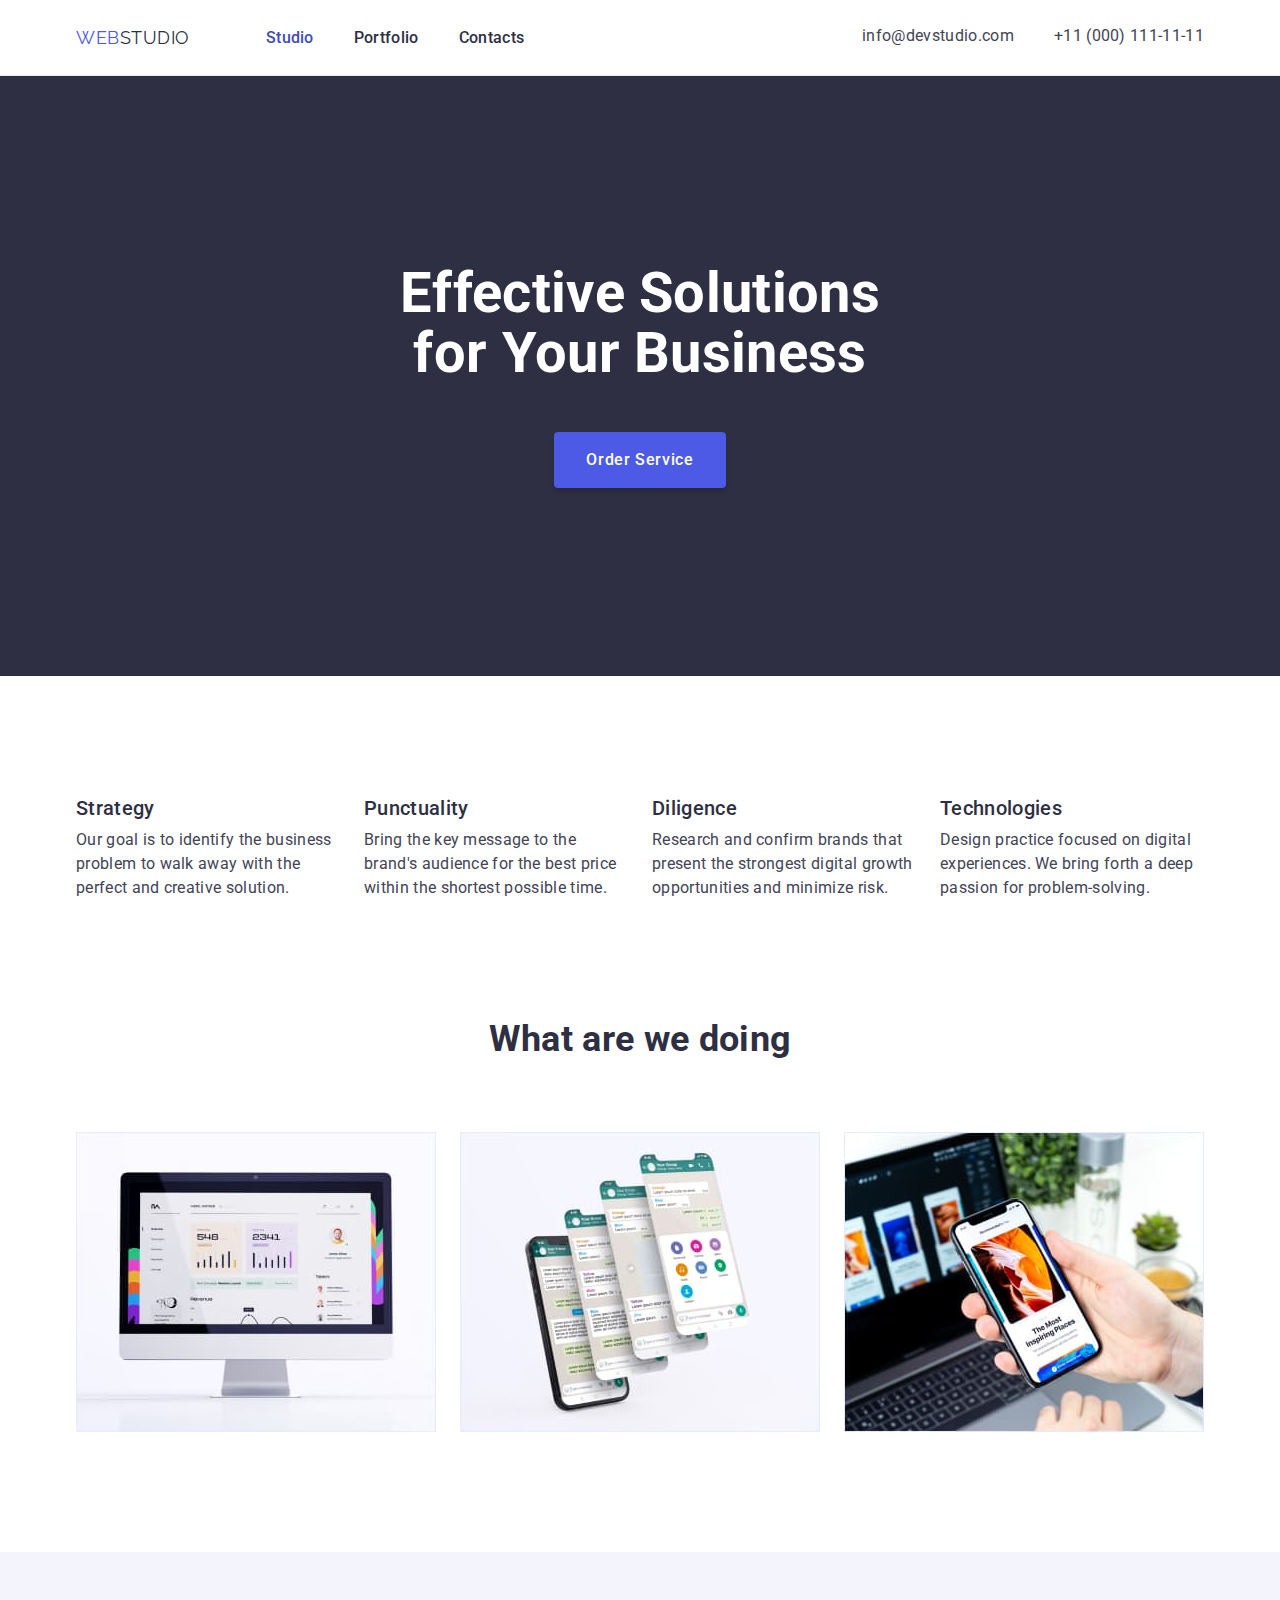
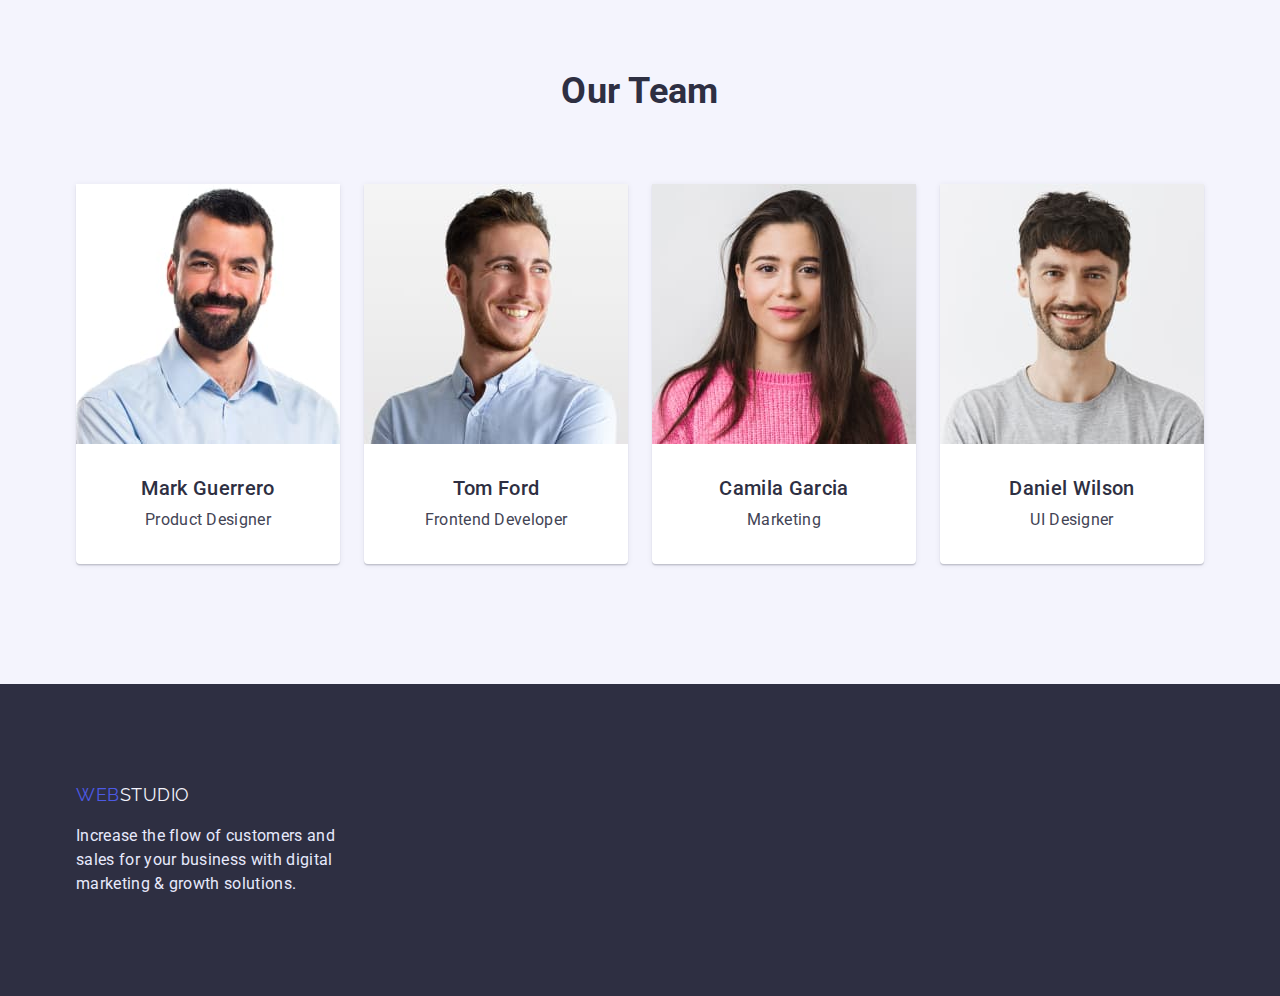
<file: index.html>
<!DOCTYPE html>
<html lang="en">
  <head>
    <meta charset="UTF-8" />
    <meta name="viewport" content="width=device-width, initial-scale=1.0" />
    <title>WebStudio</title>
    <link rel="preconnect" href="https://fonts.googleapis.com" />
    <link rel="preconnect" href="https://fonts.gstatic.com" crossorigin />
    <link
      href="https://fonts.googleapis.com/css2?family=Raleway:wght@800&family=Roboto:wght@400;500;700;900&display=swap"
      rel="stylesheet"
    />
    <link
      rel="stylesheet"
      href="https://cdnjs.cloudflare.com/ajax/libs/modern-normalize/1.0.0/modern-normalize.min.css"
    />
    <link rel="stylesheet" href="./css/styles.css" />
  </head>
  <body>
    <header class="header">
      <div class="container">
        <!-- Navigation -->
        <nav class="header-nav">
          <!-- Logo -->
          <a href="./index.html" class="header-logo link">
            <span class="web-logo-part">Web</span>Studio</a
          >
          <!-- Sections -->
          <ul class="header-menu list">
            <li><a href="./index.html" class="active-link">Studio</a></li>
            <li>
              <a href="./portfolio.html" class="link">Portfolio</a>
            </li>
            <li><a href="#" class="link">Contacts</a></li>
          </ul>
        </nav>
        <!-- Contacts -->
        <address>
          <ul class="header-contacts list">
            <li>
              <a
                href="mailto:info@devstudio.com"
                class="header-contacts-mailto link"
                >info@devstudio.com</a
              >
            </li>
            <li>
              <a href="tel:+11(000)111-11-11" class="header-contacts-tel link"
                >+11 (000) 111-11-11</a
              >
            </li>
          </ul>
        </address>
      </div>
    </header>
    <main>
      <!-- Hero -->
      <section class="hero">
        <h1 class="hero-title main-title">
          Effective Solutions for Your Business
        </h1>
        <button type="button" class="btn primary">Order Service</button>
      </section>
      <!-- Оur Features -->
      <section class="section">
        <div class="container">
          <h2 class="visually-hidden">Оur Features</h2>
          <ul class="features-list list">
            <li class="features-item">
              <h3 class="sub-title">Strategy</h3>
              <p>
                Our goal is to identify the business problem to walk away with
                the perfect and creative solution.
              </p>
            </li>
            <li class="features-item">
              <h3 class="sub-title">Punctuality</h3>
              <p>
                Bring the key message to the brand's audience for the best price
                within the shortest possible time.
              </p>
            </li>
            <li class="features-item">
              <h3 class="sub-title">Diligence</h3>
              <p>
                Research and confirm brands that present the strongest digital
                growth opportunities and minimize risk.
              </p>
            </li>
            <li class="features-item">
              <h3 class="sub-title">Technologies</h3>
              <p>
                Design practice focused on digital experiences. We bring forth a
                deep passion for problem-solving.
              </p>
            </li>
          </ul>
        </div>
      </section>
      <!-- Our Flow -->
      <section class="flow">
        <div class="container">
          <h2 class="section-title">What are we doing</h2>
          <ul class="flow-list list">
            <li class="flow-item">
              <img
                src="./images/our-flow/monitor.jpg"
                alt="Monitor with infographic on the webpage"
                width="360"
                height="300"
              />
            </li>
            <li class="flow-item">
              <img
                src="./images/our-flow/mobile_screens.jpg"
                alt="Mobile phone with four examples of messages screen"
                width="360"
                height="300"
              />
            </li>
            <li class="flow-item">
              <img
                src="./images/our-flow/mobile_in_hand.jpg"
                alt="Mobile phone with the bright picture in the man's hand on the background of the laptop"
                width="360"
                height="300"
              />
            </li>
          </ul>
        </div>
      </section>
      <!-- Our Team -->
      <section class="team section">
        <div class="container">
          <h2 class="section-title">Our Team</h2>
          <ul class="team-list list">
            <li class="team-item">
              <img
                src="./images/our-team/mark.jpg"
                alt="Photo of Mark Guerrero - our Product Designer"
                width="264"
                height="260"
              />
              <div class="team-item-wrap">
                <h3 class="sub-title">Mark Guerrero</h3>
                <p>Product Designer</p>
              </div>
            </li>
            <li class="team-item">
              <img
                src="./images/our-team/tom.jpg"
                alt="Photo of Tom Ford - our Frontend Developer"
                width="264"
                height="260"
              />
              <div class="team-item-wrap">
                <h3 class="sub-title">Tom Ford</h3>
                <p>Frontend Developer</p>
              </div>
            </li>
            <li class="team-item">
              <img
                src="./images/our-team/camila.jpg"
                alt="Photo of Camila Garcia - our Marketing Specialist"
                width="264"
                height="260"
              />
              <div class="team-item-wrap">
                <h3 class="sub-title">Camila Garcia</h3>
                <p>Marketing</p>
              </div>
            </li>
            <li class="team-item">
              <img
                src="./images/our-team/daniel.jpg"
                alt="Photo of Daniel Wilson- our UI Designer"
                width="264"
                height="260"
              />
              <div class="team-item-wrap">
                <h3 class="sub-title">Daniel Wilson</h3>
                <p>UI Designer</p>
              </div>
            </li>
          </ul>
        </div>
      </section>
    </main>
    <footer class="footer">
      <div class="container">
        <!-- Logo -->
        <a href="./index.html" class="footer-logo link">
          <span class="web-logo-part">Web</span>Studio</a
        >
        <p class="footer-text">
          Increase the flow of customers and sales for your business with
          digital marketing & growth solutions.
        </p>
      </div>
    </footer>
  </body>
</html>
</file>
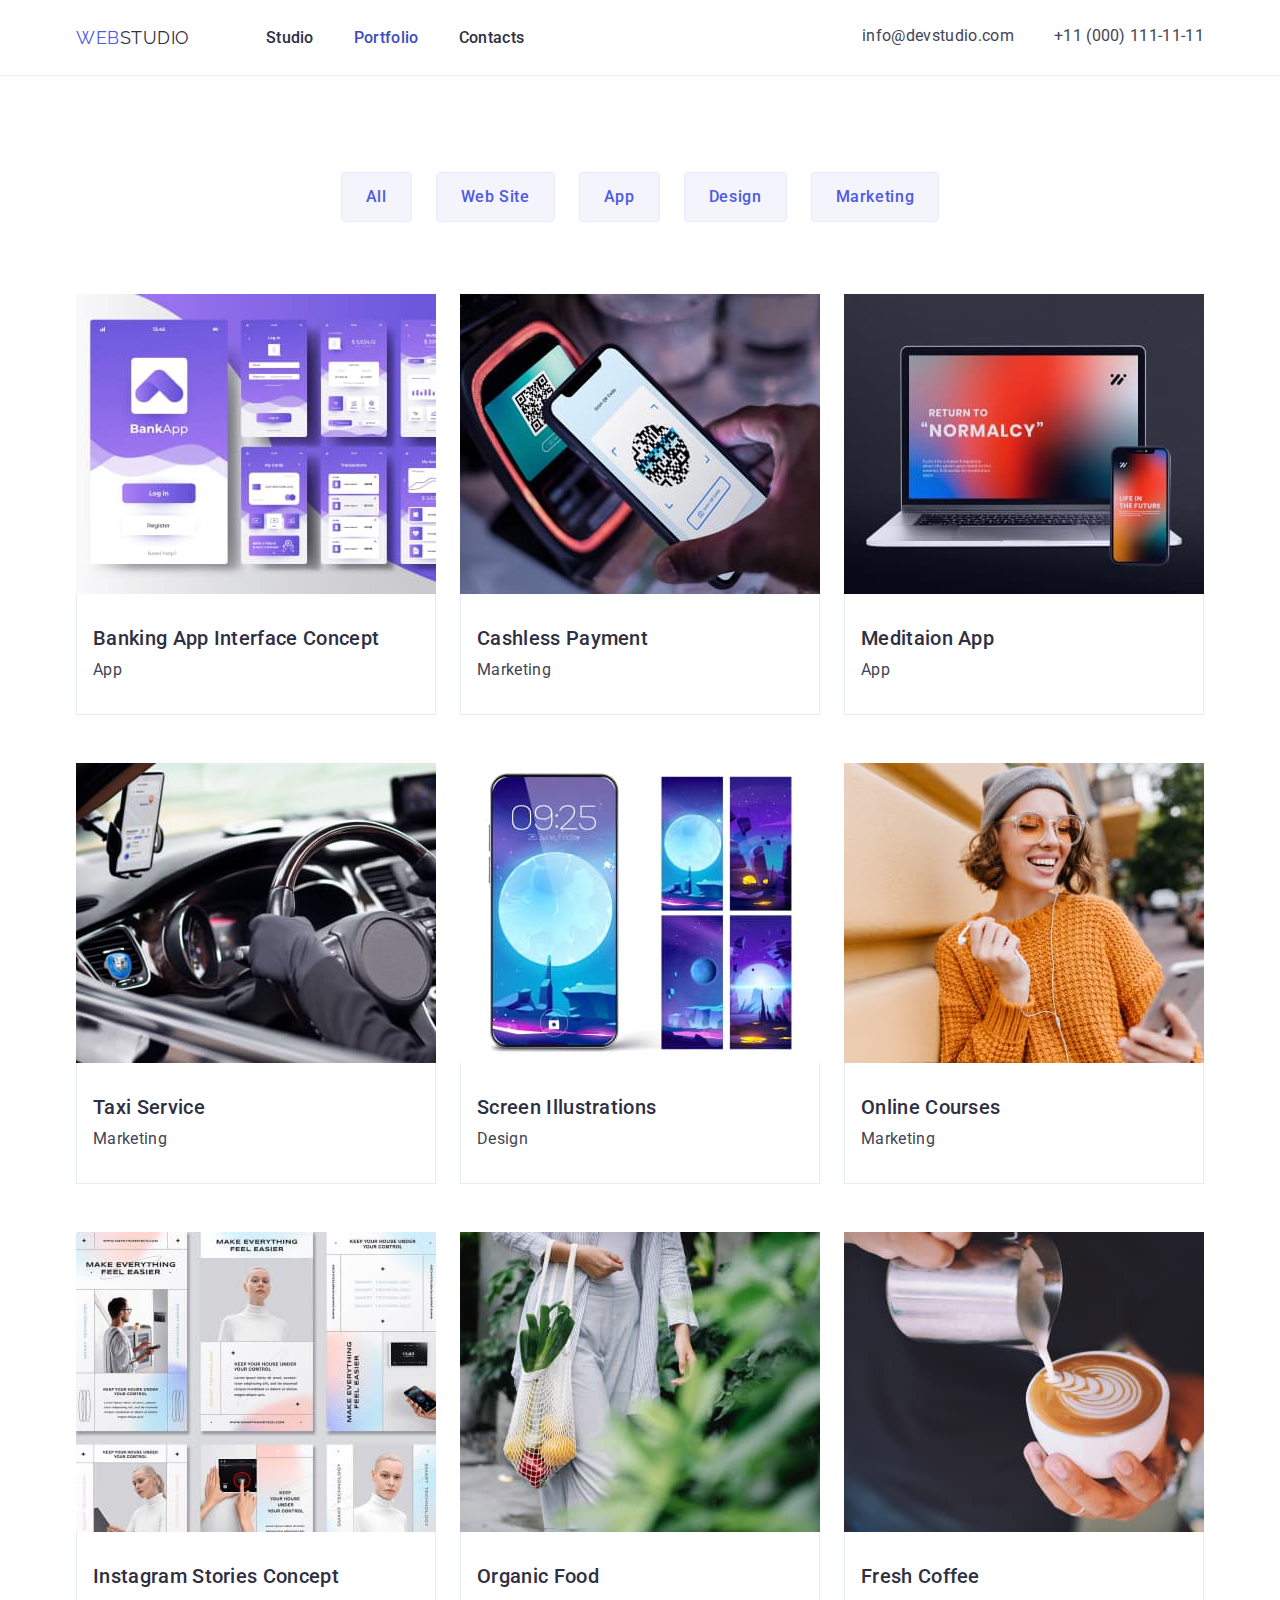
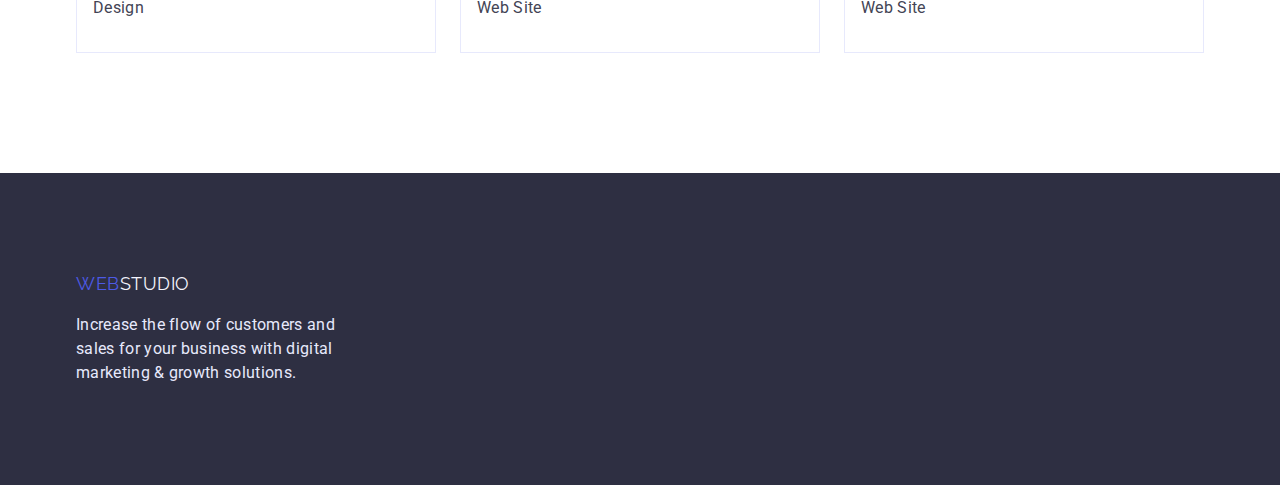
<file: portfolio.html>
<!DOCTYPE html>
<html lang="en">
  <head>
    <meta charset="UTF-8" />
    <meta name="viewport" content="width=device-width, initial-scale=1.0" />
    <title>Portfolio</title>
    <link rel="preconnect" href="https://fonts.googleapis.com" />
    <link rel="preconnect" href="https://fonts.gstatic.com" crossorigin />
    <link
      href="https://fonts.googleapis.com/css2?family=Raleway:wght@800&family=Roboto:wght@400;500;700;900&display=swap"
      rel="stylesheet"
    />
    <link
      rel="stylesheet"
      href="https://cdnjs.cloudflare.com/ajax/libs/modern-normalize/1.0.0/modern-normalize.min.css"
    />
    <link rel="stylesheet" href="./css/styles.css" />
  </head>
  <body>
    <header class="header">
      <div class="container">
        <!-- Navigation -->
        <nav class="header-nav">
          <!-- Logo -->
          <a href="./index.html" class="header-logo link">
            <span class="web-logo-part">Web</span>Studio</a
          >
          <!-- Sections -->
          <ul class="header-menu list">
            <li><a href="./index.html" class="link">Studio</a></li>
            <li>
              <a href="./portfolio.html" class="active-link">Portfolio</a>
            </li>
            <li><a href="#" class="link">Contacts</a></li>
          </ul>
        </nav>
        <!-- Contacts -->
        <address>
          <ul class="header-contacts list">
            <li>
              <a
                href="mailto:info@devstudio.com"
                class="header-contacts-mailto link"
                >info@devstudio.com</a
              >
            </li>
            <li>
              <a href="tel:+11(000)111-11-11" class="header-contacts-tel link"
                >+11 (000) 111-11-11</a
              >
            </li>
          </ul>
        </address>
      </div>
    </header>
    <main>
      <!-- Our Portfolio -->
      <section class="portfolio">
        <div class="container">
          <h1 class="visually-hidden">Our Portfolio</h1>
          <!-- Filters -->
          <ul class="portfolio-filters list">
            <li>
              <button type="button" class="btn secondary">All</button>
            </li>
            <li>
              <button type="button" class="btn secondary">Web Site</button>
            </li>
            <li>
              <button type="button" class="btn secondary">App</button>
            </li>
            <li>
              <button type="button" class="btn secondary">Design</button>
            </li>
            <li>
              <button type="button" class="btn secondary">Marketing</button>
            </li>
          </ul>
          <!-- Portfolio -->
          <h2 class="visually-hidden">Projects</h2>
          <ul class="portfolio-list list">
            <!-- Banking App Interface Concept -->
            <li class="portfolio-item">
              <a href="#" class="link">
                <img
                  src="./images/portfolio/banking-app.jpg"
                  alt="Example of Banking App Interface Concept"
                  width="360"
                  height="300"
                />
                <div class="portfolio-item-content">
                  <h3 class="sub-title">Banking App Interface Concept</h3>
                  <p>App</p>
                </div>
              </a>
            </li>
            <!-- Cashless Payment -->
            <li class="portfolio-item">
              <a href="#" class="link">
                <img
                  src="./images/portfolio/cashless-payment.jpg"
                  alt="Example of Cashless Payment System"
                  width="360"
                  height="300"
                />
                <div class="portfolio-item-content">
                  <h3 class="sub-title">Cashless Payment</h3>
                  <p>Marketing</p>
                </div>
              </a>
            </li>
            <!-- Meditaion App -->
            <li class="portfolio-item">
              <a href="#" class="link">
                <img
                  src="./images/portfolio/meditation-app.jpg"
                  alt="Example of Meditation App"
                  width="360"
                  height="300"
                />
                <div class="portfolio-item-content">
                  <h3 class="sub-title">Meditaion App</h3>
                  <p>App</p>
                </div>
              </a>
            </li>
            <!-- Taxi Service -->
            <li class="portfolio-item">
              <a href="#" class="link">
                <img
                  src="./images/portfolio/taxi-service.jpg"
                  alt="Example of Taxi Service"
                  width="360"
                  height="300"
                />
                <div class="portfolio-item-content">
                  <h3 class="sub-title">Taxi Service</h3>
                  <p>Marketing</p>
                </div>
              </a>
            </li>
            <!-- Screen Illustrations -->
            <li class="portfolio-item">
              <a href="#" class="link">
                <img
                  src="./images/portfolio/screen-illustrations.jpg"
                  alt="Example of Screen Illustrations"
                  width="360"
                  height="300"
                />
                <div class="portfolio-item-content">
                  <h3 class="sub-title">Screen Illustrations</h3>
                  <p>Design</p>
                </div>
              </a>
            </li>
            <!-- Online Courses -->
            <li class="portfolio-item">
              <a href="#" class="link">
                <img
                  src="./images/portfolio/online-courses.jpg"
                  alt="Example of Online Courses"
                  width="360"
                  height="300"
                />
                <div class="portfolio-item-content">
                  <h3 class="sub-title">Online Courses</h3>
                  <p>Marketing</p>
                </div>
              </a>
            </li>
            <!-- Instagram Stories Concept -->
            <li class="portfolio-item">
              <a href="#" class="link">
                <img
                  src="./images/portfolio/insta-stories-concept.jpg"
                  alt="Example of Instagram Stories Concept"
                  width="360"
                  height="300"
                />
                <div class="portfolio-item-content">
                  <h3 class="sub-title">Instagram Stories Concept</h3>
                  <p>Design</p>
                </div>
              </a>
            </li>
            <!-- Organic Food -->
            <li class="portfolio-item">
              <a href="#" class="link">
                <img
                  src="./images/portfolio/organic-food.jpg"
                  alt="Example of Organic Food Web Site"
                  width="360"
                  height="300"
                />
                <div class="portfolio-item-content">
                  <h3 class="sub-title">Organic Food</h3>
                  <p>Web Site</p>
                </div>
              </a>
            </li>
            <!-- Fresh Coffee -->
            <li class="portfolio-item">
              <a href="#" class="link">
                <img
                  src="./images/portfolio/fresh-coffee.jpg"
                  alt="Example of Fresh Coffee Web Site"
                  width="360"
                  height="300"
                />
                <div class="portfolio-item-content">
                  <h3 class="sub-title">Fresh Coffee</h3>
                  <p>Web Site</p>
                </div>
              </a>
            </li>
          </ul>
        </div>
      </section>
    </main>
    <footer class="footer">
      <div class="container">
        <!-- Logo -->
        <div class="footer-content">
          <a href="./index.html" class="footer-logo link">
            <span class="web-logo-part">Web</span>Studio</a
          >
          <p class="footer-text">
            Increase the flow of customers and sales for your business with
            digital marketing & growth solutions.
          </p>
        </div>
      </div>
    </footer>
  </body>
</html>
</file>
<file: css/styles.css>
/* ROOT */

:root {
  /* Positioning */
  --top-bottom-section-padding: 120px;
  --section-bottom-margin: 72px;
  --p-margin-bottom: 8px;
  --column-img-gap: 24px;
  --row-img-gap: 48px;
  --header-gap: 40px;

  /* Border */
  --btn-border-radius: 4px;

  /* Color */
  --primary-brand-color: #4d5ae5;
  --pressed-state-color: #404bbf;
  --title-text-color: #2e2f42;
  --primary-text-color: #434455;
  --accent-color: #e7e9fc;
  --light-backgrounds-color: #f4f4fd;
  --main-basic-color: #ffffff;

  /* Font */

  /* Family */
  --primary-font: Roboto;
  --logo-font: Raleway;
  --family-font: sans-serif;
  /* Weight */
  --med-font: 500;
  --bold-font: 700;
  /* Size */
  --main-title-font-size: 56px;
  --section-title-font-size: 36px;
  --sub-title-font-size: 20px;
  --logo-font-size: 18px;
  --small-font-size: 12px;
  /* Line height */
  --main-title-line-height: 1.07;
  --section-title-line-height: 1.11;
  --small-line-height: 1.16;
  --footer-logo-line-height: 1.17;
  --sub-title-line-height: 1.2;
  --header-logo-line-height: 1.33;
  --primary-line-height: 1.5;
  /* Letter spacing */
  --primary-letter-spacing: 0.02em;
  --logo-letter-spacing: 0.03em;
  --small-btn-letter-spacing: 0.04em;
}

/* RESET */

h1,
h2,
h3,
p {
  margin: 0;
}

ul {
  padding: 0;
  margin: 0;
}

img {
  display: block;
  width: 100%;
  max-width: 100%;
  height: auto;
}

address {
  font-style: normal;
}

.container {
  width: 100%;
  max-width: 1158px;
  padding: 0 15px;
  margin: 0 auto;
}

.section {
  padding: var(--top-bottom-section-padding) 0;
}

.link,
.active-link {
  color: inherit;
  text-decoration: none;
}

.list {
  list-style: none;
}

/* Body */

body {
  color: var(--primary-text-color);
  background-color: var(--main-basic-color);

  font-family: var(--primary-font), var(--family-font);
  line-height: var(--primary-line-height);
  letter-spacing: var(--primary-letter-spacing);
}

/* Titles */

/* h1 */
.main-title {
  font-weight: var(--bold-font);
  font-size: var(--main-title-font-size);
  line-height: var(--main-title-line-height);
}

/* h2 */
.section-title {
  margin-bottom: var(--section-bottom-margin);

  color: var(--title-text-color);

  font-weight: var(--bold-font);
  font-size: var(--section-title-font-size);
  line-height: var(--section-title-line-height);
  text-align: center;
}

/* h3 */
.sub-title {
  margin-bottom: var(--p-margin-bottom);

  color: var(--title-text-color);

  font-weight: var(--med-font);
  font-size: var(--sub-title-font-size);
  line-height: var(--sub-title-line-height);
}

.visually-hidden {
  position: absolute;
  width: 1px;
  height: 1px;
  margin: -1px;
  border: 0;
  padding: 0;

  white-space: nowrap;
  clip-path: inset(100%);
  clip: rect(0 0 0 0);
  overflow: hidden;
}

/* Buttons */

.btn {
  display: block;
  margin: 0 auto;
  border-radius: var(--btn-border-radius);
  text-align: center;

  font-family: inherit;
  font-weight: var(--med-font);
  font-size: inherit;
  line-height: inherit;
  letter-spacing: var(--small-btn-letter-spacing);

  cursor: pointer;
}

.btn.primary {
  border: transparent;
  box-shadow: 0px 4px 4px rgba(0, 0, 0, 0.15);
  padding: 16px 32px 16px 32px;
  min-width: 169px;

  background-color: var(--primary-brand-color);
  color: var(--main-basic-color);
}

.btn.primary:is(:hover, :focus) {
  box-shadow: 0px 1px 6px rgba(46, 47, 66, 0.08),
    0px 1px 1px rgba(46, 47, 66, 0.16), 0px 2px 1px rgba(46, 47, 66, 0.08);

  background-color: var(--pressed-state-color);
}

.btn.secondary {
  padding: 12px 24px 12px 24px;
  min-width: 69px;
  border: 1px solid var(--accent-color);

  background-color: var(--light-backgrounds-color);
  color: var(--primary-brand-color);
}

.btn.secondary:is(:hover, :focus) {
  border: 1px solid transparent;
  box-shadow: 0px 3px 1px rgba(0, 0, 0, 0.1), 0px 2px 1px rgba(0, 0, 0, 0.08),
    0px 2px 2px rgba(0, 0, 0, 0.12);

  background-color: var(--pressed-state-color);
  color: var(--main-basic-color);
}

/* Logo */

.web-logo-part {
  color: var(--primary-brand-color);
}

/* HEADER */
.header {
  border-bottom: 1px solid var(--accent-color);
}

.header > .container {
  display: flex;
}

/* Navigation */

.header-nav {
  display: flex;
  align-items: center;
  margin-right: auto;
}

/* Logo */

.header-logo {
  color: var(--title-text-color);

  font-family: var(--logo-font), var(--family-font);
  font-size: var(--logo-font-size);
  letter-spacing: var(--logo-letter-spacing);
  line-height: var(--logo-line-height);
  text-transform: uppercase;
}

/* Sections */

.header-menu {
  display: flex;
  gap: var(--header-gap);
  margin-left: 76px;
}

.header-menu .link,
.header-menu .active-link {
  color: var(--title-text-color);

  font-weight: var(--med-font);
}

.header-menu .link:is(:hover, :focus) {
  color: var(--pressed-state-color);
}

.header-menu .active-link {
  color: var(--pressed-state-color);
}

/* Contacts */

.header-contacts {
  display: flex;
  gap: var(--header-gap);
}

.header-contacts-mailto,
.header-contacts-tel {
  color: var(--primary-text-color);
}

.header-contacts-mailto:is(:hover, :focus),
.header-contacts-tel:is(:hover, :focus) {
  color: var(--pressed-state-color);
}

.header-logo,
.header-menu .link,
.header-menu .active-link,
.header-contacts-mailto,
.header-contacts-tel {
  display: block;
  padding-top: 24px;
  padding-bottom: 24px;
}

/* PAGE STUDIO*/

/* Hero */

.hero {
  background-color: var(--title-text-color);

  padding-top: 188px;
  padding-bottom: 188px;
}

.hero-title {
  color: var(--main-basic-color);

  text-align: center;
  max-width: 496px;
  margin: 0 auto 48px;
}

/* Our Features */

.features-list {
  display: flex;
  column-gap: 24px;
}

.features-item {
  width: calc((100% - 72px) / 4);
}

/* Our Flow */

.flow {
  padding-bottom: var(--top-bottom-section-padding);
}

.flow-list {
  display: flex;
  column-gap: 24px;
}

.flow-item {
  width: calc((100% - 48px) / 3);
}

/* Our Team */

.team {
  background-color: var(--light-backgrounds-color);
}

.team-list {
  display: flex;
  gap: var(--column-img-gap);
}

.team-item {
  width: calc((100% - 72px) / 4);
  box-shadow: 0px 1px 6px rgba(46, 47, 66, 0.08),
    0px 1px 1px rgba(46, 47, 66, 0.16), 0px 2px 1px rgba(46, 47, 66, 0.08);
  border-radius: 0px 0px 4px 4px;

  background-color: var(--main-basic-color);
}

.team-item-wrap {
  padding: 32px 16px;
  text-align: center;
}

/* PAGE PORTFOLIO*/

.portfolio {
  padding-top: 96px;
  padding-bottom: var(--top-bottom-section-padding);
}

/* Our Portrolio */

.portfolio-filters {
  display: flex;
  justify-content: center;
  margin-bottom: var(--section-bottom-margin);
  column-gap: var(--column-img-gap);
}

/* Filters */

/* Portfolio */

.portfolio-list {
  display: flex;
  flex-wrap: wrap;
  row-gap: var(--row-img-gap);
  column-gap: var(--column-img-gap);
}

.portfolio-item {
  background: var(--main-basic-color);

  width: calc((100% - 48px) / 3);
}

.portfolio-item-content {
  padding: 32px 16px;
  border-right: 1px solid var(--accent-color);
  border-bottom: 1px solid var(--accent-color);
  border-left: 1px solid var(--accent-color);
}

/* FOOTER */

.footer {
  padding-top: 100px;
  padding-bottom: 100px;

  background-color: var(--title-text-color);
}

/* Logo */
.footer-logo {
  color: var(--light-backgrounds-color);

  font-family: var(--logo-font), var(--family-font);
  font-size: var(--logo-font-size);
  letter-spacing: var(--logo-letter-spacing);
  line-height: var(--footer-logo-line-height);
  text-transform: uppercase;
}

.footer-text {
  width: 264px;
  margin-top: 16px;

  color: var(--accent-color);
}
</file>
